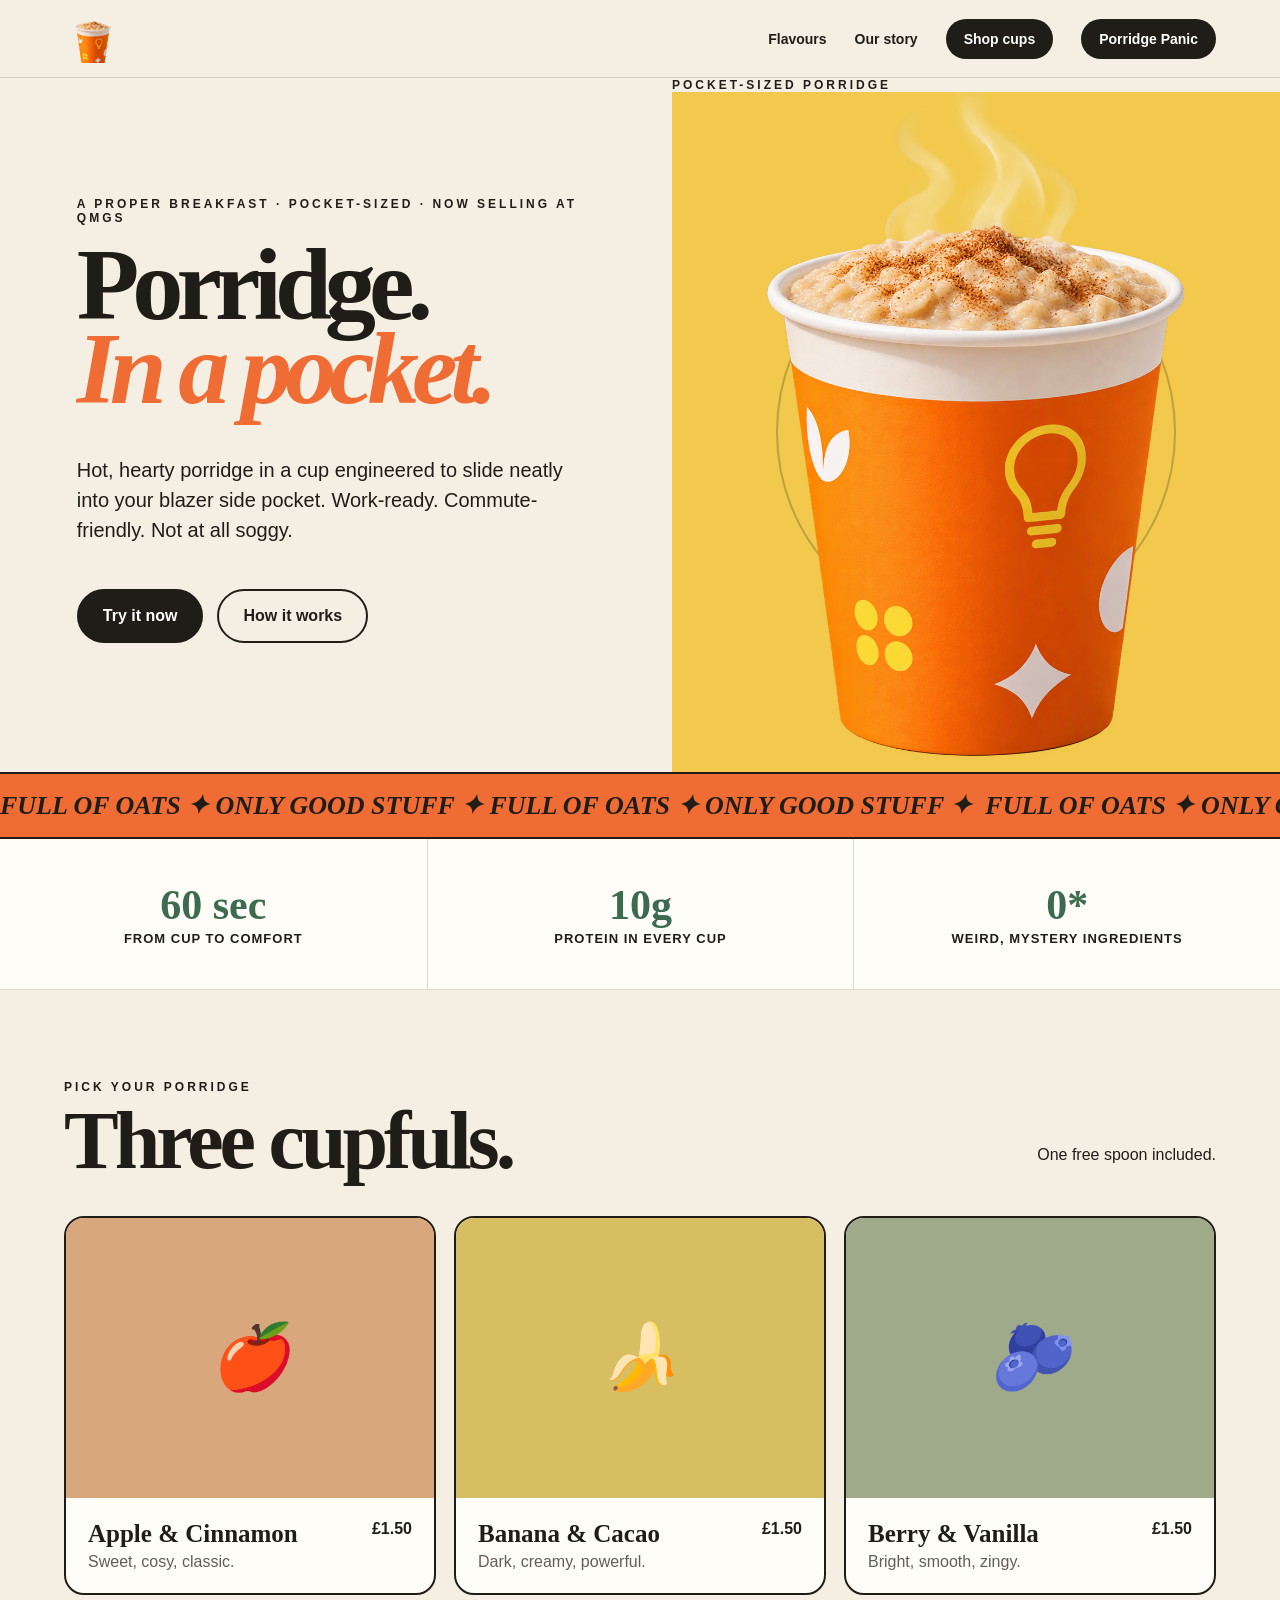
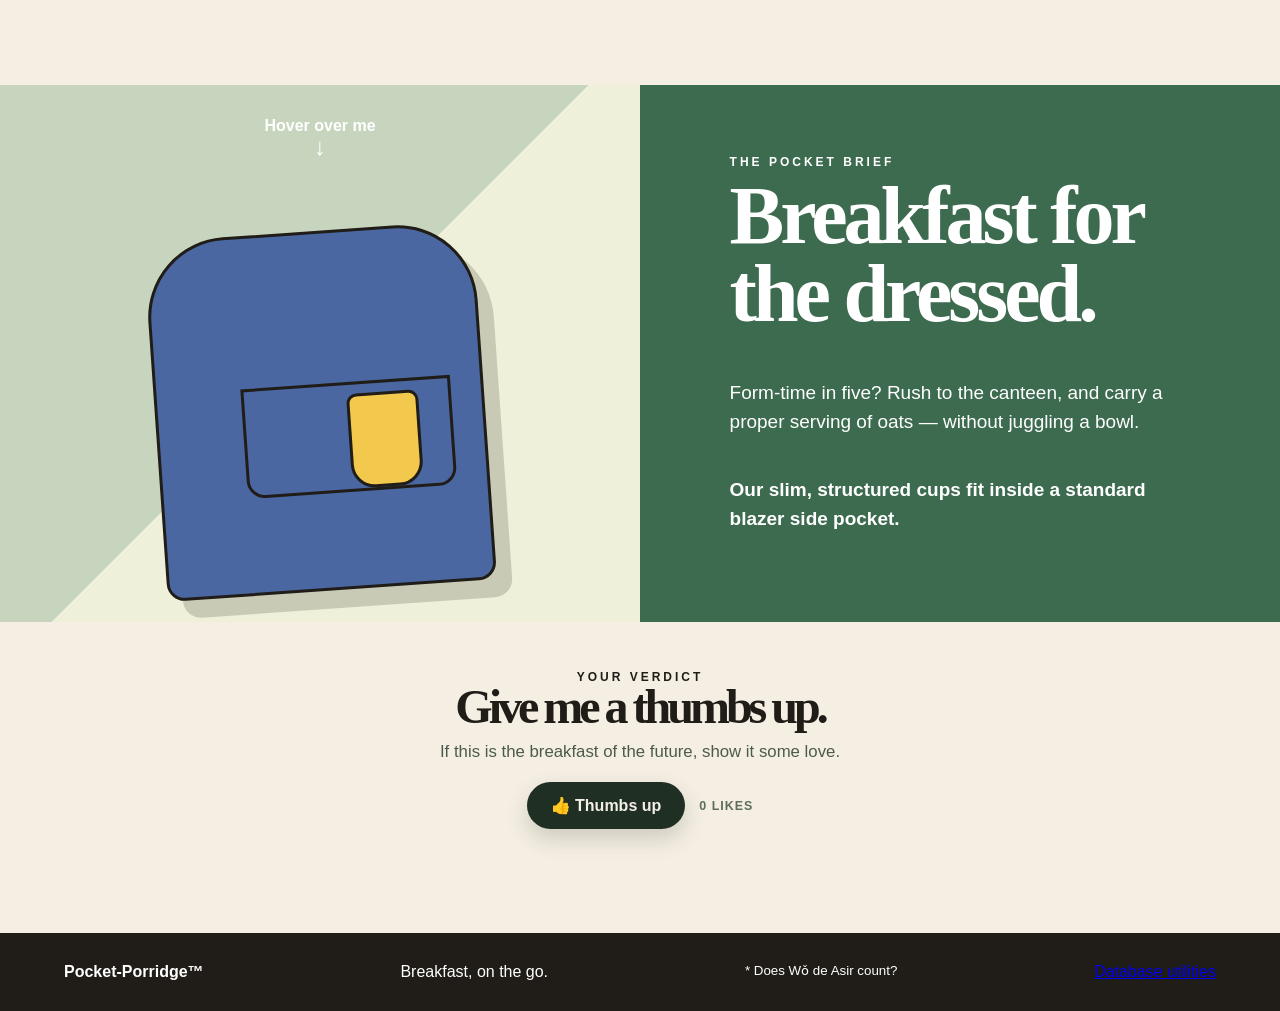
<file: index.html>
<!DOCTYPE html>
<html lang="en">
<head>
  <meta charset="UTF-8" />
  <meta name="viewport" content="width=device-width, initial-scale=1.0" />
  <title>Pocket-Porridge — Breakfast for the dressed</title>
  <link rel="icon" href="ppn.png" />
  <link rel="stylesheet" href="styles.css" />
</head>
<body>
  <nav class="nav">
    <a class="brand" href="#"><img src="ppn.png" alt="Pocket-Porridge" style="height:48px; width:58px; object-fit:cover; object-position:center; display:block;" /></a>
    <div class="nav-links">
      <a href="#flavours">Flavours</a>
      <a href="#story">Our story</a>
      <a class="nav-cta" href="pu.html">Shop cups</a>
      <a class="nav-cta" href="game.html">Porridge Panic</a>
    </div>
  </nav>

  <main>
    <section class="hero">
      <div class="hero-copy">
        <div class="eyebrow">A proper breakfast · Pocket-sized  · Now selling at QMGS</div>
        <div class="eyebrow"></div>
        <h1>Porridge.<br><em>In a pocket.</em></h1>
        <p class="intro">Hot, hearty porridge in a cup engineered to slide neatly into your blazer side pocket. Work-ready. Commute-friendly. Not at all soggy.</p>
        <div class="actions">
          <a class="button" href="#flavours">Try it now</a>
          <a class="button light" href="#story">How it works</a>
        </div>
      </div>
      <div class="hero-art-wrap">
        <div class="eyebrow">Pocket-sized porridge</div>
        <div class="hero-art">
          <img src="ppn.png" alt="A cup of Pocket-Porridge" style="width:100%; height:100%; min-height:680px; object-fit:cover;" />
        </div>
      </div>
    </section>

    <div class="ticker" aria-hidden="true"><div>FULL OF OATS ✦ ONLY GOOD STUFF ✦ FULL OF OATS ✦ ONLY GOOD STUFF ✦ &nbsp;</div><div>FULL OF OATS ✦ ONLY GOOD STUFF ✦ FULL OF OATS ✦ ONLY GOOD STUFF ✦ &nbsp;</div></div>

    <section class="proof">
      <div><strong>60 sec</strong><span>From cup to comfort</span></div>
      <div><strong>10g</strong><span>Protein in every cup</span></div>
      <div><strong>0*</strong><span>Weird, mystery ingredients</span></div>
    </section>

    <section class="flavours" id="flavours">
      <div class="section-head">
        <div><div class="eyebrow">Pick your porridge</div><h2>Three cupfuls.</h2></div>
        <p>One free spoon included.</p>
      </div>
      <div class="cards">
        <article class="card"><div class="flavour-art">🍎</div><div class="flavour-copy"><div><h3>Apple &amp; Cinnamon</h3><p>Sweet, cosy, classic.</p></div><span class="price">£1.50</span></div></article>
        <article class="card"><div class="flavour-art">🍌</div><div class="flavour-copy"><div><h3>Banana &amp; Cacao</h3><p>Dark, creamy, powerful.</p></div><span class="price">£1.50</span></div></article>
        <article class="card"><div class="flavour-art">🫐</div><div class="flavour-copy"><div><h3>Berry &amp; Vanilla</h3><p>Bright, smooth, zingy.</p></div><span class="price">£1.50</span></div></article>
      </div>
    </section>

    <section class="story" id="story">
      <div class="story-art"><div style="display:flex; flex-direction:column; align-items:center; font-weight:700; margin-bottom:8px;"><span>Hover over me</span><span aria-hidden="true" style="font-size:1.5em; line-height:1;">↓</span></div><div class="blazer" title="Blazer"><div class="pocket" title="Pocket"><div class="pocket-cup" title="Porridge"></div></div></div></div>
      <div class="story-copy">
        <div class="eyebrow">The pocket brief</div>
        <h2>Breakfast for the dressed.</h2>
        <p>Form-time in five? Rush to the canteen, and carry a  proper serving of oats — without juggling a bowl.</p>
        <p><strong>Our slim, structured cups fit inside a standard blazer side pocket.</strong></p>
      </div>
    </section>

    <section class="thumbs-up" aria-labelledby="thumbs-up-title" style="padding:48px 20px 72px; text-align:center;">
      <div class="eyebrow">Your verdict</div>
      <h2 id="thumbs-up-title" style="margin:0 0 12px; font-size:clamp(2rem, 4vw, 3rem);">Give me a thumbs up.</h2>
      <p style="max-width:620px; margin:0 auto 20px; color:#4c5a4d; font-size:1.05rem;">If this is the breakfast of the future, show it some love.</p>
      <div style="display:flex; flex-wrap:wrap; justify-content:center; align-items:center; gap:14px;">
        <button id="thumbs-up-button" type="button" aria-label="Give Pocket-Porridge a thumbs up" style="appearance:none; border:none; border-radius:999px; background:#1f2f24; color:#f5f0e6; font:inherit; font-weight:700; padding:14px 24px; cursor:pointer; box-shadow:0 10px 22px rgba(31,47,36,.18);">👍 Thumbs up</button>
        <span id="thumbs-up-count" aria-live="polite" style="font-weight:700; letter-spacing:.08em; text-transform:uppercase; color:#5e6d5d; font-size:.78rem;">0 approved</span>
      </div>
        <p id="thumbs-up-status" role="status" aria-live="polite" style="min-height:1.4em; margin:12px 0 0; color:#5e6d5d; font-size:.9rem;"></p>
    </section>
  </main>

  <footer><strong>Pocket-Porridge™</strong><span>Breakfast, on the go.</span><small>* Does Wǒ de Asir count?</small><a href="pocket-porridge-utils.py">Database utilities</a></footer>
    <script>
      (() => {
        const button = document.getElementById('thumbs-up-button');
        const countLabel = document.getElementById('thumbs-up-count');
        const status = document.getElementById('thumbs-up-status');
        const LIKED_KEY = 'pocket-porridge-liked';
        const COUNT_KEY = 'pocket-porridge-like-count';

        const storage = {
          getItem(key) {
            try {
              return window.localStorage.getItem(key);
            } catch (error) {
              return null;
            }
          },
          setItem(key, value) {
            try {
              window.localStorage.setItem(key, value);
              return true;
            } catch (error) {
              return false;
            }
          }
        };

        let liked = storage.getItem(LIKED_KEY) === 'true';

        function readCount() {
          const value = storage.getItem(COUNT_KEY);
          const count = Number.parseInt(value ?? '0', 10);
          return Number.isSafeInteger(count) && count >= 0 ? count : 0;
        }

        function render(count) {
          countLabel.textContent = `${count} ${count === 1 ? 'like' : 'likes'}`;
          button.textContent = liked ? '👎 Unlike' : '👍 Thumbs up';
          button.setAttribute('aria-label', liked ? 'Unlike Pocket-Porridge' : 'Give Pocket-Porridge a thumbs up');
          button.setAttribute('aria-pressed', String(liked));
        }

        function saveLike(nextLiked) {
          try {
            const currentCount = readCount();
            let nextCount = currentCount;

            if (nextLiked && !liked) {
              nextCount += 1;
            } else if (!nextLiked && liked) {
              nextCount = Math.max(0, currentCount - 1);
            }

            liked = nextLiked;

            if (!storage.setItem(COUNT_KEY, String(nextCount))) {
              throw new Error('Storage unavailable');
            }

            if (!storage.setItem(LIKED_KEY, String(liked))) {
              throw new Error('Storage unavailable');
            }

            render(nextCount);
            status.textContent = '';
          } catch (error) {
            status.textContent = 'Likes could not be saved in this browser.';
          }
        }

        button.addEventListener('click', () => {
          saveLike(!liked);
        });

        render(readCount());
      })();
    </script>
  
</body>
</html>
</file>
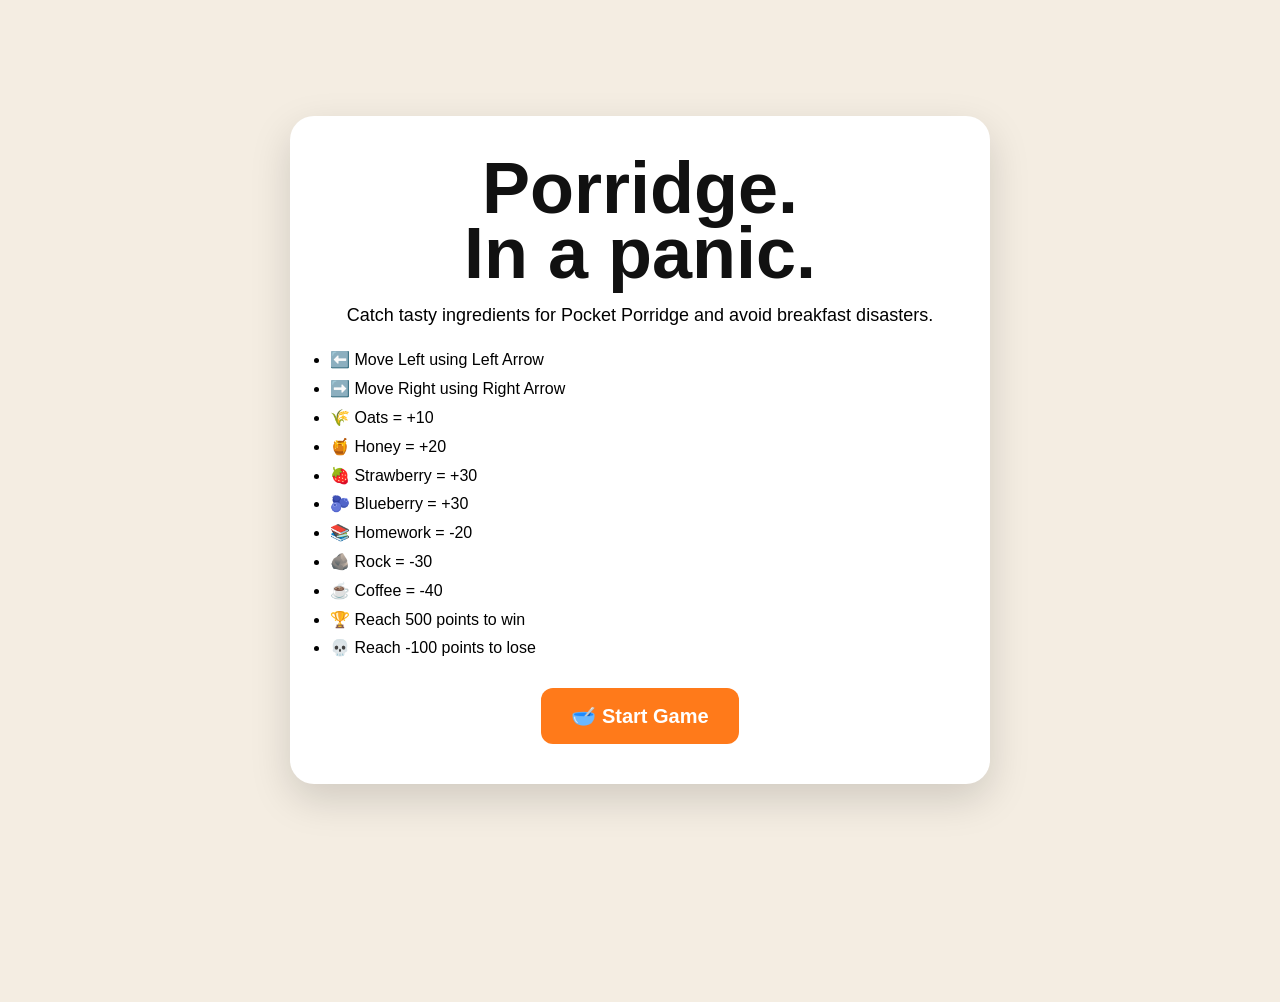
<file: game.html>
<!DOCTYPE html>
<html lang="en">
<head>
<meta charset="UTF-8">
<meta name="viewport" content="width=device-width, initial-scale=1.0">
<title>Porridge Panic</title>

<style>
*{
    margin:0;
    padding:0;
    box-sizing:border-box;
}

html,body{
    width:100%;
    height:100%;
    overflow:hidden;
    font-family:Arial,sans-serif;
    background:#f4ede2;
    user-select:none;
    -webkit-user-select:none;
}

canvas{
    display:block;
    background:#e7c85a;
}

#score{
    position:absolute;
    top:20px;
    left:20px;
    font-size:28px;
    font-weight:bold;
    color:#222;
    z-index:10;
}

.controls{
    position:absolute;
    top:20px;
    right:20px;
    display:flex;
    gap:10px;
    z-index:10;
}

button{
    border:none;
    padding:12px 18px;
    border-radius:12px;
    cursor:pointer;
    font-weight:bold;
    transition:.2s;
}

button:hover{
    transform:translateY(-2px);
}

#pauseBtn{
    background:#222;
    color:white;
}

#homeBtn{
    background:#ff7a1a;
    color:white;
}

#menu{
    position:absolute;
    inset:0;
    background:#f4ede2;
    display:flex;
    justify-content:center;
    align-items:center;
    z-index:100;
}

.menu-card{
    background:white;
    width:min(700px,90%);
    padding:40px;
    border-radius:24px;
    text-align:center;
    box-shadow:0 15px 40px rgba(0,0,0,0.15);
}

.menu-card h1{
    font-size:72px;
    color:#111;
    line-height:0.9;
    margin-bottom:20px;
}

.menu-card p{
    font-size:18px;
    margin-bottom:20px;
}

.menu-card ul{
    text-align:left;
    line-height:1.8;
    margin-bottom:25px;
}

#startBtn{
    background:#ff7a1a;
    color:white;
    font-size:20px;
    padding:16px 30px;
}

#result{
    position:absolute;
    inset:0;
    display:none;
    justify-content:center;
    align-items:center;
    background:rgba(0,0,0,0.75);
    z-index:200;
}

.result-card{
    background:white;
    padding:40px;
    border-radius:24px;
    text-align:center;
}

.result-card h2{
    font-size:52px;
    margin-bottom:15px;
}

.result-card button{
    margin-top:15px;
    margin-left:5px;
    margin-right:5px;
}
</style>
</head>
<body>

<div id="menu">

    <div class="menu-card">

        <h1>
            Porridge.<br>
            In a panic.
        </h1>

        <p>
            Catch tasty ingredients for Pocket Porridge and avoid breakfast disasters.
        </p>

        <ul>
            <li>⬅️ Move Left using Left Arrow</li>
            <li>➡️ Move Right using Right Arrow</li>
            <li>🌾 Oats = +10</li>
            <li>🍯 Honey = +20</li>
            <li>🍓 Strawberry = +30</li>
            <li>🫐 Blueberry = +30</li>
            <li>📚 Homework = -20</li>
            <li>🪨 Rock = -30</li>
            <li>☕ Coffee = -40</li>
            <li>🏆 Reach 500 points to win</li>
            <li>💀 Reach -100 points to lose</li>
        </ul>

        <button id="startBtn">
            🥣 Start Game
        </button>

    </div>

</div>

<div id="score">
    Score: 0
</div>

<div class="controls">
    <button id="pauseBtn">⏸ Pause</button>
    <button id="homeBtn">🏠 Home</button>
</div>

<div id="result">
    <div class="result-card">

        <h2 id="resultTitle"></h2>

        <p id="finalScore"></p>

        <button onclick="location.reload()">
            🔄 Play Again
        </button>

        <button onclick="window.location.href='https://pocket-porridge.vercel.app/'">
            🏠 Homepage
        </button>

    </div>
</div>

<canvas id="game"></canvas>

<div id="touchControls">
    <button id="leftBtn" aria-label="Move left">◀</button>
    <button id="rightBtn" aria-label="Move right">▶</button>
</div>

<script>

const touchStyle = document.createElement("style");
touchStyle.textContent = `
#touchControls{
    position:absolute;
    left:50%;
    bottom:18px;
    transform:translateX(-50%);
    display:none;
    gap:18px;
    z-index:150;
    touch-action:none;
}
#touchControls button{
    width:82px;
    height:82px;
    border-radius:50%;
    background:rgba(34,34,34,0.82);
    color:white;
    font-size:34px;
    -webkit-tap-highlight-color:transparent;
}
@media (pointer: coarse), (max-width: 900px){
    #touchControls{display:flex}
}
@media (max-width: 600px){
    #score{top:12px;left:12px;font-size:20px}
    .controls{top:12px;right:12px;gap:6px}
    .controls button{padding:9px 10px;font-size:13px}
    .menu-card{padding:24px 18px;max-height:92vh;overflow:auto}
    .menu-card h1{font-size:44px}
    .menu-card p{font-size:15px}
    .menu-card ul{font-size:14px;line-height:1.55}
}
`;
document.head.appendChild(touchStyle);

window.addEventListener("keydown", function(e){

    if(
        e.key === "ArrowLeft" ||
        e.key === "ArrowRight" ||
        e.key === "ArrowUp" ||
        e.key === "ArrowDown" ||
        e.key === " "
    ){
        e.preventDefault();
    }

});

const canvas = document.getElementById("game");
const ctx = canvas.getContext("2d");

canvas.width = window.innerWidth;
canvas.height = window.innerHeight;

const cupImage = new Image();
cupImage.src = "ppn.png";

let score = 0;
let paused = false;
let gameStarted = false;
let gameOver = false;

const keys = {};
const objects = [];

const player = {
    x: canvas.width/2,
    y: canvas.height-250,
    width:180,
    height:220,
    speed:7
};

function resizeGame(){
    canvas.width = window.innerWidth;
    canvas.height = window.innerHeight;

    const compact = canvas.width <= 700;
    player.width = compact ? 130 : 180;
    player.height = compact ? 159 : 220;
    player.speed = compact ? 9 : 7;
    player.y = canvas.height - player.height - (compact ? 105 : 20);
    player.x = Math.max(0, Math.min(canvas.width-player.width, player.x));
}
resizeGame();

const items = [
    {emoji:"🌾", value:10},
    {emoji:"🍯", value:20},
    {emoji:"🍓", value:30},
    {emoji:"🫐", value:30},
    {emoji:"📚", value:-20},
    {emoji:"🪨", value:-30},
    {emoji:"☕", value:-40}
];

document.addEventListener("keydown", (e)=>{
    keys[e.key]=true;
});

document.addEventListener("keyup", (e)=>{
    keys[e.key]=false;
});

document.getElementById("startBtn").onclick=()=>{

    gameStarted=true;

    document.getElementById("menu").style.display="none";
};

document.getElementById("pauseBtn").onclick=()=>{

    if(gameOver) return;

    paused=!paused;

    document.getElementById("pauseBtn").innerText=
        paused ? "▶ Resume" : "⏸ Pause";
};

document.getElementById("homeBtn").onclick=()=>{

    window.location.href =
    "https://pocket-porridge.vercel.app/";
};

function bindHoldButton(buttonId, keyName){
    const button = document.getElementById(buttonId);

    button.addEventListener("pointerdown", (event)=>{
        event.preventEvent?.();
        event.preventDefault();
        button.setPointerCapture?.(event.pointerId);
        keys[keyName] = true;
    });

    const release = ()=>{ keys[keyName] = false; };
    button.addEventListener("pointerup", release);
    button.addEventListener("pointercancel", release);
    button.addEventListener("lostpointercapture", release);
}
bindHoldButton("leftBtn", "ArrowLeft");
bindHoldButton("rightBtn", "ArrowRight");

canvas.addEventListener("pointermove", (event)=>{
    if(event.pointerType !== "touch" || !gameStarted || paused || gameOver) return;
    player.x = event.clientX - player.width/2;
});

canvas.addEventListener("pointerdown", (event)=>{
    if(event.pointerType === "touch" && gameStarted && !paused && !gameOver){
        player.x = event.clientX - player.width/2;
    }
});

function spawnItem(){

    const randomItem =
        items[Math.floor(
            Math.random()*items.length
        )];

    objects.push({

        x:Math.random()*(canvas.width-50),

        y:-50,

        speed:1+Math.random(),

        emoji:randomItem.emoji,

        value:randomItem.value

    });
}

setInterval(()=>{

    if(
        gameStarted &&
        !paused &&
        !gameOver
    ){
        spawnItem();
    }

},1200);

function drawPlayer(){

    for(let i=0;i<4;i++){

        ctx.fillStyle =
            "rgba(255,255,255,0.25)";

        ctx.beginPath();

        ctx.arc(
            player.x + player.width*0.33 + i*player.width*0.1,
            player.y - 20 -
            Math.sin(Date.now()/350+i)*12,
            12,
            0,
            Math.PI*2
        );

        ctx.fill();
    }

    if(cupImage.complete){

        ctx.drawImage(
            cupImage,
            player.x,
            player.y,
            player.width,
            player.height
        );
    }
}

function update(){

    if(!gameStarted) return;
    if(paused) return;
    if(gameOver) return;

    if(keys["ArrowLeft"]){

        player.x -= player.speed;
    }

    if(keys["ArrowRight"]){

        player.x += player.speed;
    }

    player.x =
        Math.max(
            0,
            Math.min(
                canvas.width-player.width,
                player.x
            )
        );

    for(let i=objects.length-1;i>=0;i--){

        const obj=objects[i];

        obj.y += obj.speed;

        const collision =

            obj.x + 20 > player.x &&
            obj.x < player.x + player.width &&
            obj.y + 42 > player.y &&
            obj.y < player.y + player.height;

        if(collision){

            score += obj.value;

            objects.splice(i,1);

            continue;
        }

        if(obj.y > canvas.height){

            objects.splice(i,1);
        }
    }

    document.getElementById("score").innerText =
        "Score: " + score;

    if(score >= 500){

        endGame(
            "🥣 Breakfast Saved!"
        );
    }

    if(score <= -100){

        endGame(
            "💀 Porridge Panic!"
        );
    }
}

function draw(){

    ctx.clearRect(
        0,
        0,
        canvas.width,
        canvas.height
    );

    drawPlayer();

    ctx.font = canvas.width <= 700 ? "36px serif" : "42px serif";
    ctx.globalAlpha = 1;

    objects.forEach(obj=>{

        ctx.fillText(
            obj.emoji,
            obj.x,
            obj.y
        );
    });
}

function endGame(message){

    gameOver = true;

    document.getElementById("result").style.display="flex";

    document.getElementById("resultTitle").innerText =
        message;

    document.getElementById("finalScore").innerText =
        "Final Score: " + score;
}

function gameLoop(){

    update();
    draw();

    requestAnimationFrame(gameLoop);
}

gameLoop();

window.addEventListener("resize",resizeGame);

</script>
  <nav class="nav">
    <a class="brand" href="#"><img src="ppn.png" alt="Pocket-Porridge" style="height:48px; width:58px; object-fit:cover; object-position:center; display:block;" /></a>
    <div class="nav-links">
      <a href="#flavours">Flavours</a>
      <a href="#story">Our story</a>
      <a class="nav-cta" href="pu.html">Shop cups</a>
      <a class="nav-cta" href="game.html">Porridge Panic</a>
    </div>
  </nav>
I dedicate this game to my friend, Yousuf Patel who is a porridge enthusiast and has always been a source of inspiration for me. May this game bring joy and excitement to all porridge lovers out there!
</body>
</html>
</file>
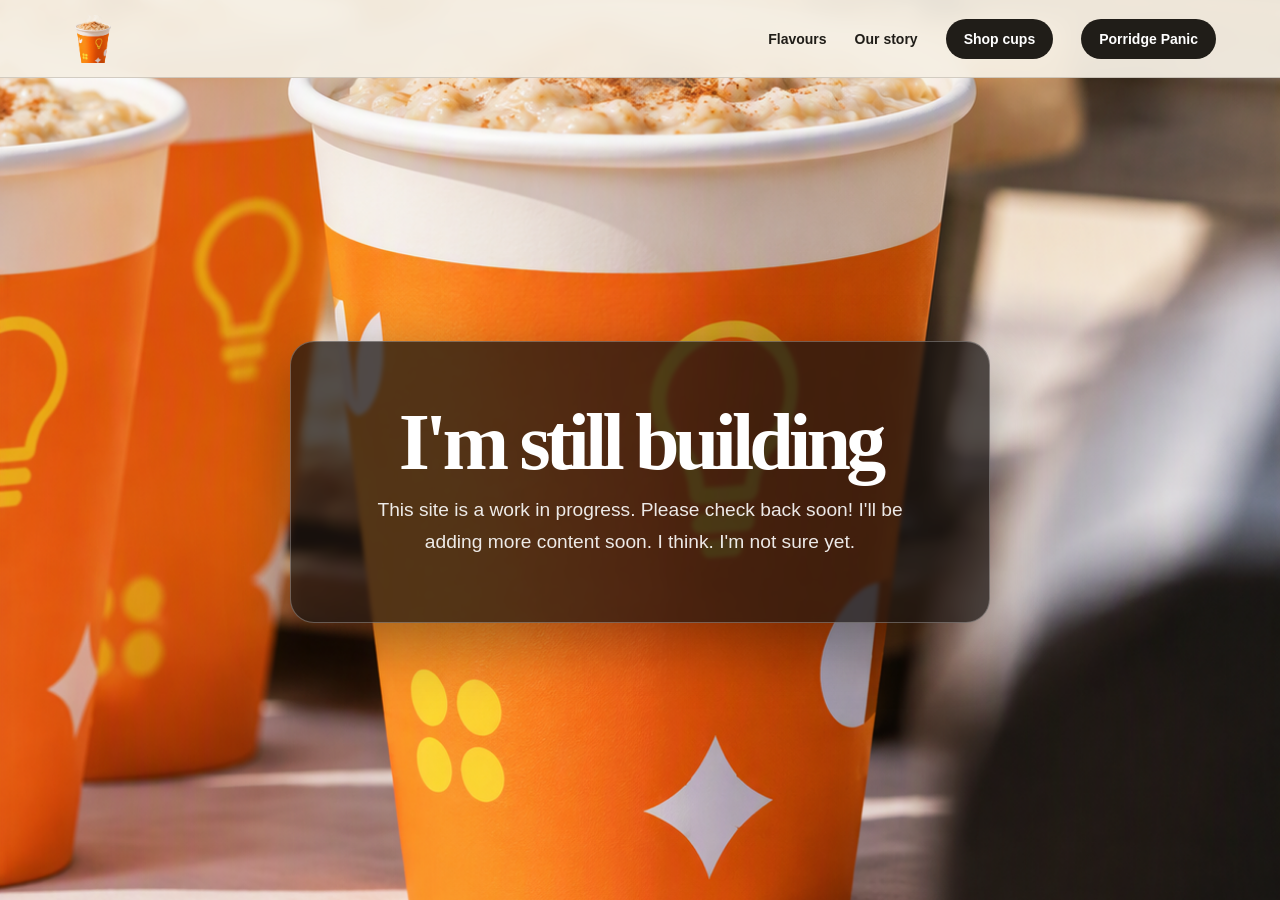
<file: pu.html>
<!DOCTYPE html>
<html lang="en">
<head>
	<meta charset="UTF-8">
	<meta name="viewport" content="width=device-width, initial-scale=1">
	<title>Coming Soon</title>
	<link rel="stylesheet" href="pu.css">
  	<link rel="icon" href="ppn.png" />
</head>
<body>
  <nav class="nav">
    <a class="brand" href="#"><img src="ppn.png" alt="Pocket-Porridge" style="height:48px; width:58px; object-fit:cover; object-position:center; display:block;" /></a>
    <div class="nav-links">
      <a href="index.html#flavours">Flavours</a>
      <a href="index.html#story">Our story</a>
      <a class="nav-cta" href="pp_unavailable.html">Shop cups</a>
	  <a class="nav-cta" href="game.html">Porridge Panic</a>
    </div>
  </nav>

	<main>
		<h1>I'm still building</h1>
		<p>This site is a work in progress. Please check back soon! I'll be adding more content soon. I think. I'm not sure yet. </p>
	</main>
</body>
</html>
</file>
<file: styles.css>
:root {
      --cream: #f5efe3;
      --paper: #fffdf8;
      --ink: #201d18;
      --orange: #ef6c35;
      --yellow: #f2c94c;
      --green: #3d6b4f;
      --line: rgba(32, 29, 24, .16);
    }

    * { box-sizing: border-box; }
    html { scroll-behavior: smooth; }
    body {
      margin: 0;
      color: var(--ink);
      background: var(--cream);
      font-family: Inter, Arial, sans-serif;
    }

    .nav {
      height: 78px;
      display: flex;
      align-items: center;
      justify-content: space-between;
      padding: 0 5vw;
      border-bottom: 1px solid var(--line);
      background: rgba(245, 239, 227, .94);
      position: sticky;
      top: 0;
      z-index: 10;
    }
    .brand { font: 800 24px/1 Georgia, serif; letter-spacing: -1px; }
    .brand span { color: var(--orange); }
    .nav a { color: inherit; text-decoration: none; }
    .nav-links { display: flex; align-items: center; gap: 28px; font-size: 14px; font-weight: 700; }
    .nav-cta { background: var(--ink); color: white !important; padding: 12px 18px; border-radius: 30px; }

    .hero {
      min-height: 680px;
      display: grid;
      grid-template-columns: 1.05fr .95fr;
      overflow: hidden;
    }
    .hero-copy {
      display: flex;
      flex-direction: column;
      justify-content: center;
      padding: 64px 6vw 74px;
    }
    .eyebrow { text-transform: uppercase; letter-spacing: 3px; font-size: 12px; font-weight: 800; }
    h1 { margin: 18px 0 24px; font: 800 clamp(64px, 8vw, 118px)/.82 Georgia, serif; letter-spacing: -7px; }
    h1 em { color: var(--orange); font-style: italic; }
    .intro { max-width: 520px; font-size: 20px; line-height: 1.5; }
    .actions { display: flex; gap: 14px; margin-top: 24px; }
    .button {
      display: inline-block;
      padding: 16px 24px;
      border: 2px solid var(--ink);
      border-radius: 40px;
      color: white;
      background: var(--ink);
      text-decoration: none;
      font-weight: 800;
    }
    .button.light { color: var(--ink); background: transparent; }

    .hero-art {
      position: relative;
      display: grid;
      place-items: center;
      min-height: 680px;
      background: var(--yellow);
      isolation: isolate;
    }
    .hero-art::before {
      content: "";
      position: absolute;
      width: 65%; aspect-ratio: 1;
      border: 2px solid rgba(32,29,24,.24);
      border-radius: 50%;
      z-index: -1;
    }
    .cup {
      position: relative;
      width: 280px; height: 380px;
      border: 3px solid var(--ink);
      border-radius: 28px 28px 80px 80px;
      background: repeating-linear-gradient(0deg, #d5b38d 0 15px, #dfbf99 15px 30px);
      transform: rotate(7deg);
      box-shadow: 22px 24px 0 rgba(32,29,24,.12);
    }
    .cup::before {
      content: "";
      position: absolute;
      left: -8px; top: -15px;
      width: calc(100% + 16px); height: 55px;
      border: 3px solid var(--ink);
      border-radius: 50%;
      background: #fbfaf4;
    }
    .cup::after {
      content: "";
      position: absolute;
      left: 38px; right: 38px; top: 43px; height: 12px;
      border-radius: 50%;
      background: #b08b63;
      box-shadow: 0 3px 0 #8a6949;
    }
    .cup-label {
      position: absolute;
      left: 26px; right: 26px; top: 108px;
      height: 130px;
      display: grid;
      place-items: center;
      text-align: center;
      background: var(--orange);
      border: 3px solid var(--ink);
      font: 800 34px/1 Georgia, serif;
      transform: rotate(-2deg);
    }
    .spark { position: absolute; font: 800 70px Georgia, serif; }
    .spark.one { right: 10%; top: 12%; transform: rotate(14deg); }
    .spark.two { left: 8%; bottom: 16%; color: var(--orange); transform: rotate(-12deg); }

    .ticker {
      overflow: hidden;
      background: var(--orange);
      border-block: 2px solid var(--ink);
      white-space: nowrap;
      font: italic 800 26px Georgia, serif;
    }
    .ticker div { display: inline-block; padding: 16px 0; animation: slide 18s linear infinite; }
    @keyframes slide { to { transform: translateX(-50%); } }

    .proof {
      display: grid;
      grid-template-columns: repeat(3, 1fr);
      background: var(--paper);
      border-bottom: 1px solid var(--line);
    }
    .proof div { padding: 42px 5vw; text-align: center; }
    .proof div + div { border-left: 1px solid var(--line); }
    .proof strong { display: block; font: 800 42px Georgia, serif; color: var(--green); }
    .proof span { font-size: 13px; font-weight: 800; letter-spacing: 1px; text-transform: uppercase; }

    .flavours { padding: 90px 5vw; }
    .section-head { display: flex; align-items: end; justify-content: space-between; margin-bottom: 36px; }
    h2 { margin: 8px 0 0; font: 800 clamp(48px, 7vw, 82px)/.95 Georgia, serif; letter-spacing: -4px; }
    .cards { display: grid; grid-template-columns: repeat(3, 1fr); gap: 18px; }
    .card { border: 2px solid var(--ink); border-radius: 20px; overflow: hidden; background: var(--paper); }
    .flavour-art { height: 280px; display: grid; place-items: center; font: italic 800 64px Georgia, serif; }
    .card:nth-child(1) .flavour-art { background: #d9a77d; }
    .card:nth-child(2) .flavour-art { background: #d8be63; }
    .card:nth-child(3) .flavour-art { background: #9eaa89; }
    .flavour-copy { display: flex; justify-content: space-between; gap: 12px; padding: 22px; }
    .flavour-copy h3 { margin: 0 0 5px; font: 800 25px Georgia, serif; }
    .flavour-copy p { margin: 0; color: #625d55; }
    .price { font-weight: 800; white-space: nowrap; }

    .story {
      display: grid;
      grid-template-columns: 1fr 1fr;
      min-height: 520px;
      background: var(--green);
      color: white;
    }
    .story-art {
      display: grid;
      place-items: center;
      min-height: 520px;
      background: linear-gradient(135deg, #c8d5be 50%, #eef0d9 50%);
    }
    .blazer {
      position: relative;
      width: 330px; height: 360px;
      background: #4a67a1;
      border: 3px solid var(--ink);
      border-radius: 80px 80px 18px 18px;
      transform: rotate(-4deg);
      box-shadow: 15px 18px 0 rgba(32,29,24,.18);
    }
    .pocket { position: absolute; right: 30px; top: 150px; width: 210px; height: 110px; border: 3px solid var(--ink); border-radius: 0 0 18px 18px; }
    .pocket-cup { position: absolute; width: 72px; height: 95px; right: 30px; bottom: 0; border: 3px solid var(--ink); border-radius: 10px 10px 24px 24px; background: var(--yellow); }
    .story-copy { display: flex; flex-direction: column; justify-content: center; padding: 70px 7vw; }
    .story-copy h2 { margin-bottom: 26px; }
    .story-copy p { max-width: 520px; font-size: 19px; line-height: 1.55; }

    footer { display: flex; justify-content: space-between; gap: 20px; padding: 30px 5vw; background: var(--ink); color: white; }

    @media (max-width: 800px) {
      .nav-links a:not(.nav-cta) { display: none; }
      .hero, .story { grid-template-columns: 1fr; }
      .hero-copy { padding: 70px 24px; }
      h1 { font-size: 72px; letter-spacing: -5px; }
      .hero-art { min-height: 580px; }
      .proof { grid-template-columns: 1fr; }
      .proof div + div { border-left: 0; border-top: 1px solid var(--line); }
      .cards { grid-template-columns: 1fr; }
      .section-head { align-items: start; }
      .section-head p { display: none; }
      .story-copy { padding: 65px 24px; }
      footer { flex-direction: column; }
    }
</file>
<file: pu.css>
:root {
  --cream: #f5efe3;
  --paper: #fffdf8;
  --ink: #201d18;
  --orange: #ef6c35;
  --yellow: #f2c94c;
  --green: #3d6b4f;
  --line: rgba(32, 29, 24, .16);
}

* { box-sizing: border-box; }
html, body { min-height: 100%; }
html { scroll-behavior: smooth; }
body {
  margin: 0;
  min-height: 100vh;
  display: grid;
  place-items: center;
  padding: 112px 24px 48px;
  color: var(--ink);
  text-align: center;
  font-family: Inter, Arial, sans-serif;
  background: #30251d url("pp.png") center / cover no-repeat;
}

.nav {
  position: fixed;
  inset: 0 0 auto 0;
  z-index: 10;
  height: 78px;
  display: flex;
  align-items: center;
  justify-content: space-between;
  padding: 0 5vw;
  border-bottom: 1px solid rgba(255, 255, 255, .18);
  background: rgba(18, 13, 10, .58);
  backdrop-filter: blur(10px);
  -webkit-backdrop-filter: blur(10px);
}

.brand {
  color: #fff;
  font: 800 24px/1 Georgia, serif;
  text-decoration: none;
  letter-spacing: -1px;
}
.brand span { color: var(--orange); }


.nav {
    height: 78px;
    display: flex;
    align-items: center;
    justify-content: space-between;
    padding: 0 5vw;
    border-bottom: 1px solid var(--line);
    background: rgba(245, 239, 227, .94);
    position: fixed;
    inset: 0 0 auto 0;
    top: 0;
    z-index: 10;
}
.brand { font: 800 24px/1 Georgia, serif; letter-spacing: -1px; }
.brand span { color: var(--orange); }
.nav a { color: inherit; text-decoration: none; }
.nav-links { display: flex; align-items: center; gap: 28px; font-size: 14px; font-weight: 700; }
.nav-cta { background: var(--ink); color: white !important; padding: 12px 18px; border-radius: 30px; }

.brand { font: 800 24px/1 Georgia, serif; letter-spacing: -1px; }
.brand span { color: var(--orange); }
.nav a { color: inherit; text-decoration: none; }
.nav-links { display: flex; align-items: center; gap: 28px; font-size: 14px; font-weight: 700; }
.nav-cta { background: var(--ink); color: white !important; padding: 12px 18px; border-radius: 30px; }

main {
  width: min(100%, 700px);
  padding: clamp(32px, 8vw, 64px);
  border: 1px solid rgba(255, 255, 255, .28);
  border-radius: 24px;
  background: rgba(25, 20, 17, .74);
  box-shadow: 0 20px 60px rgba(0, 0, 0, .35);
  backdrop-filter: blur(2px);
}

.eyebrow {
  margin-bottom: 18px;
  color: rgba(255, 255, 255, .78);
  font-size: 12px;
  font-weight: 800;
  letter-spacing: .24em;
  text-transform: uppercase;
}

h1 {
  margin: 0 0 16px;
  color: #fff;
  font: 800 clamp(2.5rem, 7vw, 5rem)/.9 Georgia, serif;
  letter-spacing: -0.06em;
}

p {
  margin: 0;
  color: rgba(255, 255, 255, .9);
  font-size: clamp(1rem, 2.4vw, 1.2rem);
  line-height: 1.65;
}

.actions {
  display: flex;
  justify-content: center;
  gap: 14px;
  flex-wrap: wrap;
  margin-top: 30px;
}

.button {
  display: inline-block;
  padding: 16px 24px;
  border: 2px solid #fff;
  border-radius: 40px;
  background: var(--ink);
  color: #fff;
  text-decoration: none;
  font-weight: 800;
  transition: transform .2s ease, opacity .2s ease;
}
.button:hover,
.button:focus-visible {
  transform: translateY(-1px);
}
.button.light {
  background: transparent;
  color: #fff;
}

@media (max-width: 800px) {
  .nav-links a:not(.nav-cta) { display: none; }
  body { padding-top: 100px; }
}
</file>
